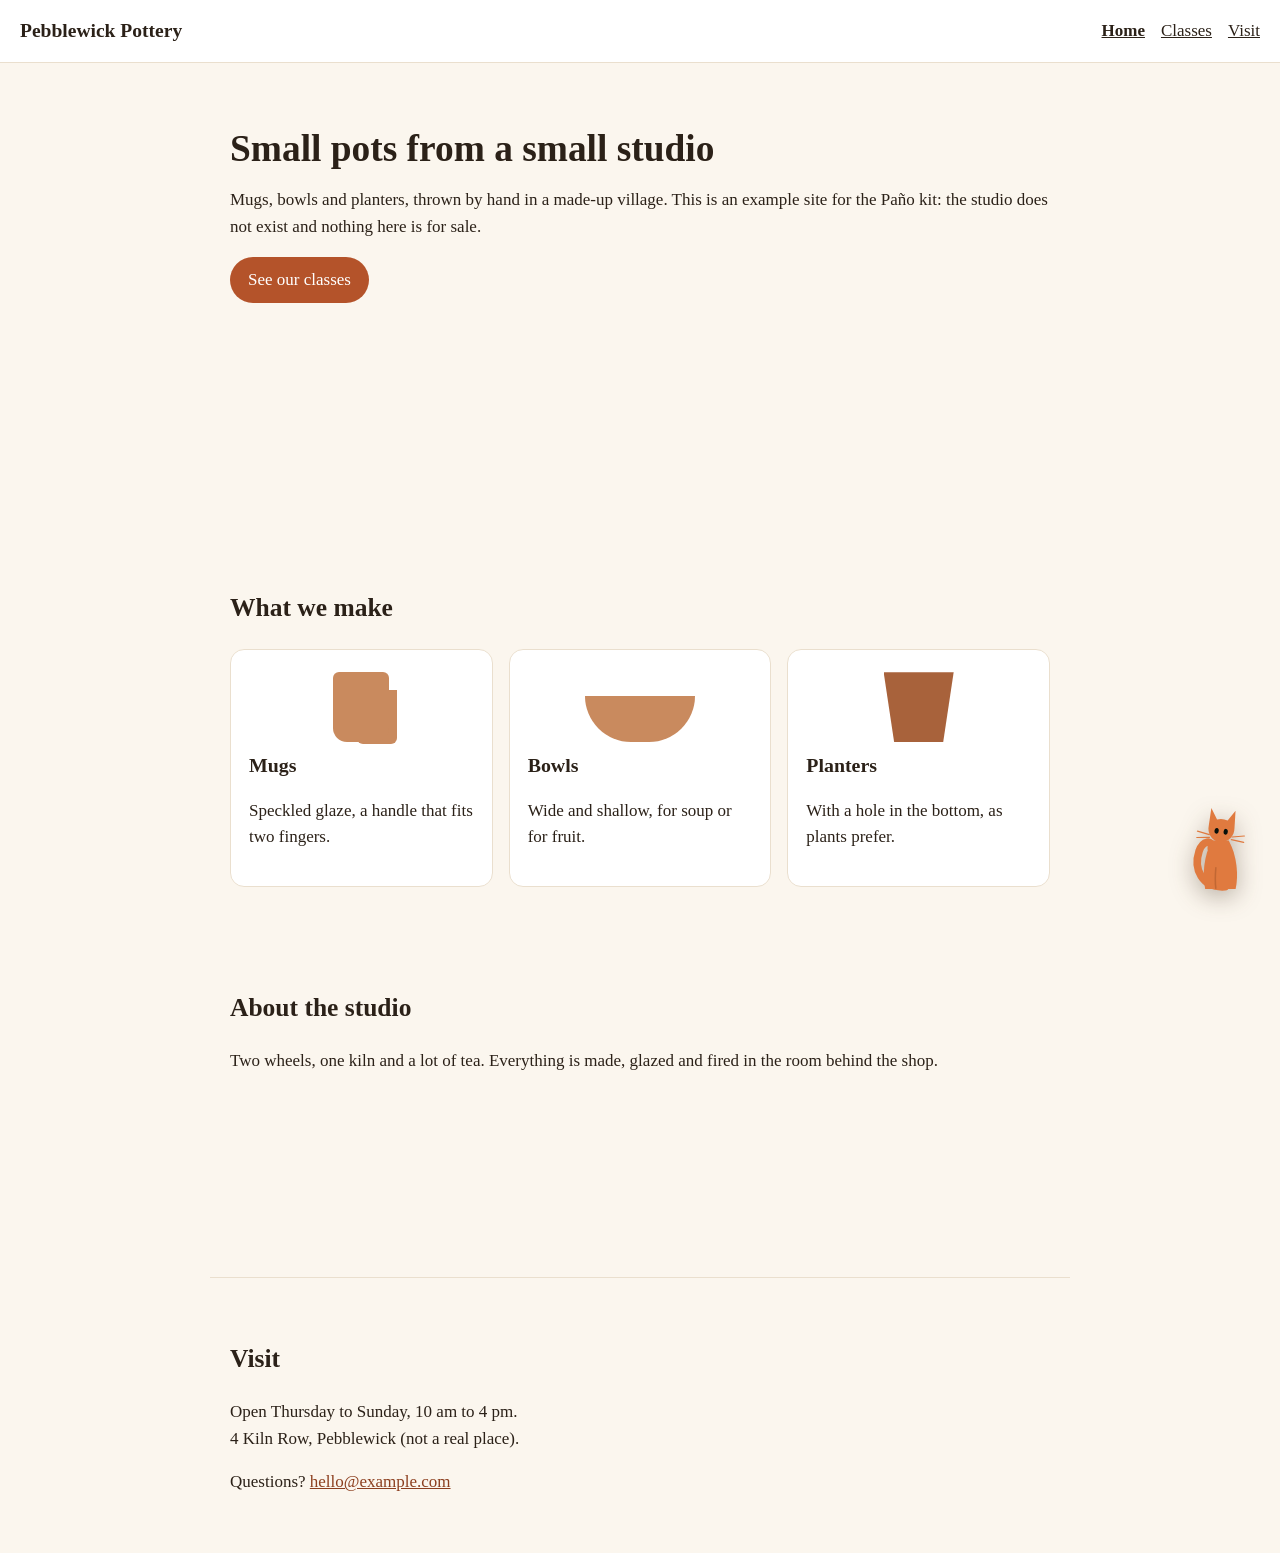
<file: kit/example/index.html>
<!doctype html>
<html lang="en">
<head>
<meta charset="utf-8">
<meta name="viewport" content="width=device-width, initial-scale=1">
<meta name="robots" content="noindex">
<title>Pebblewick Pottery (a made-up studio)</title>
<link rel="stylesheet" href="site.css">
<!-- Paño: kit/templates/adapter.html, part 1 -->
<link rel="stylesheet" href="https://marquisphill.github.io/Pano/latest/pano.css">
<link rel="stylesheet" href="pano/colors.css">
</head>
<body>
<header class="top">
  <a class="logo" href="index.html">Pebblewick Pottery</a>
  <nav><a href="index.html" aria-current="page">Home</a><a id="nav-classes" href="classes.html">Classes</a><a href="#visit">Visit</a></nav>
</header>

<main>
  <section class="hero">
    <h1>Small pots from a small studio</h1>
    <p>Mugs, bowls and planters, thrown by hand in a made-up village. This is an example site for the Paño kit: the studio does not exist and nothing here is for sale.</p>
    <p><a class="button" href="classes.html">See our classes</a></p>
  </section>

  <section id="gallery">
    <h2>What we make</h2>
    <div class="cards" id="gallery-list">
      <article class="card"><div class="pot mug" aria-hidden="true"></div><h3>Mugs</h3><p>Speckled glaze, a handle that fits two fingers.</p></article>
      <article class="card"><div class="pot bowl" aria-hidden="true"></div><h3>Bowls</h3><p>Wide and shallow, for soup or for fruit.</p></article>
      <article class="card"><div class="pot planter" aria-hidden="true"></div><h3>Planters</h3><p>With a hole in the bottom, as plants prefer.</p></article>
    </div>
  </section>

  <section id="about">
    <h2>About the studio</h2>
    <p>Two wheels, one kiln and a lot of tea. Everything is made, glazed and fired in the room behind the shop.</p>
  </section>
</main>

<footer id="visit">
  <h2>Visit</h2>
  <p id="visit-hours">Open Thursday to Sunday, 10 am to 4 pm.<br>4 Kiln Row, Pebblewick (not a real place).</p>
  <p>Questions? <a id="visit-email" href="mailto:hello@example.com">hello@example.com</a></p>
</footer>

<!-- Paño: kit/templates/adapter.html, part 2 -->
<script src="https://marquisphill.github.io/Pano/latest/pano.js"></script>
<script src="pano/setup.js"></script>
</body>
</html>
</file>
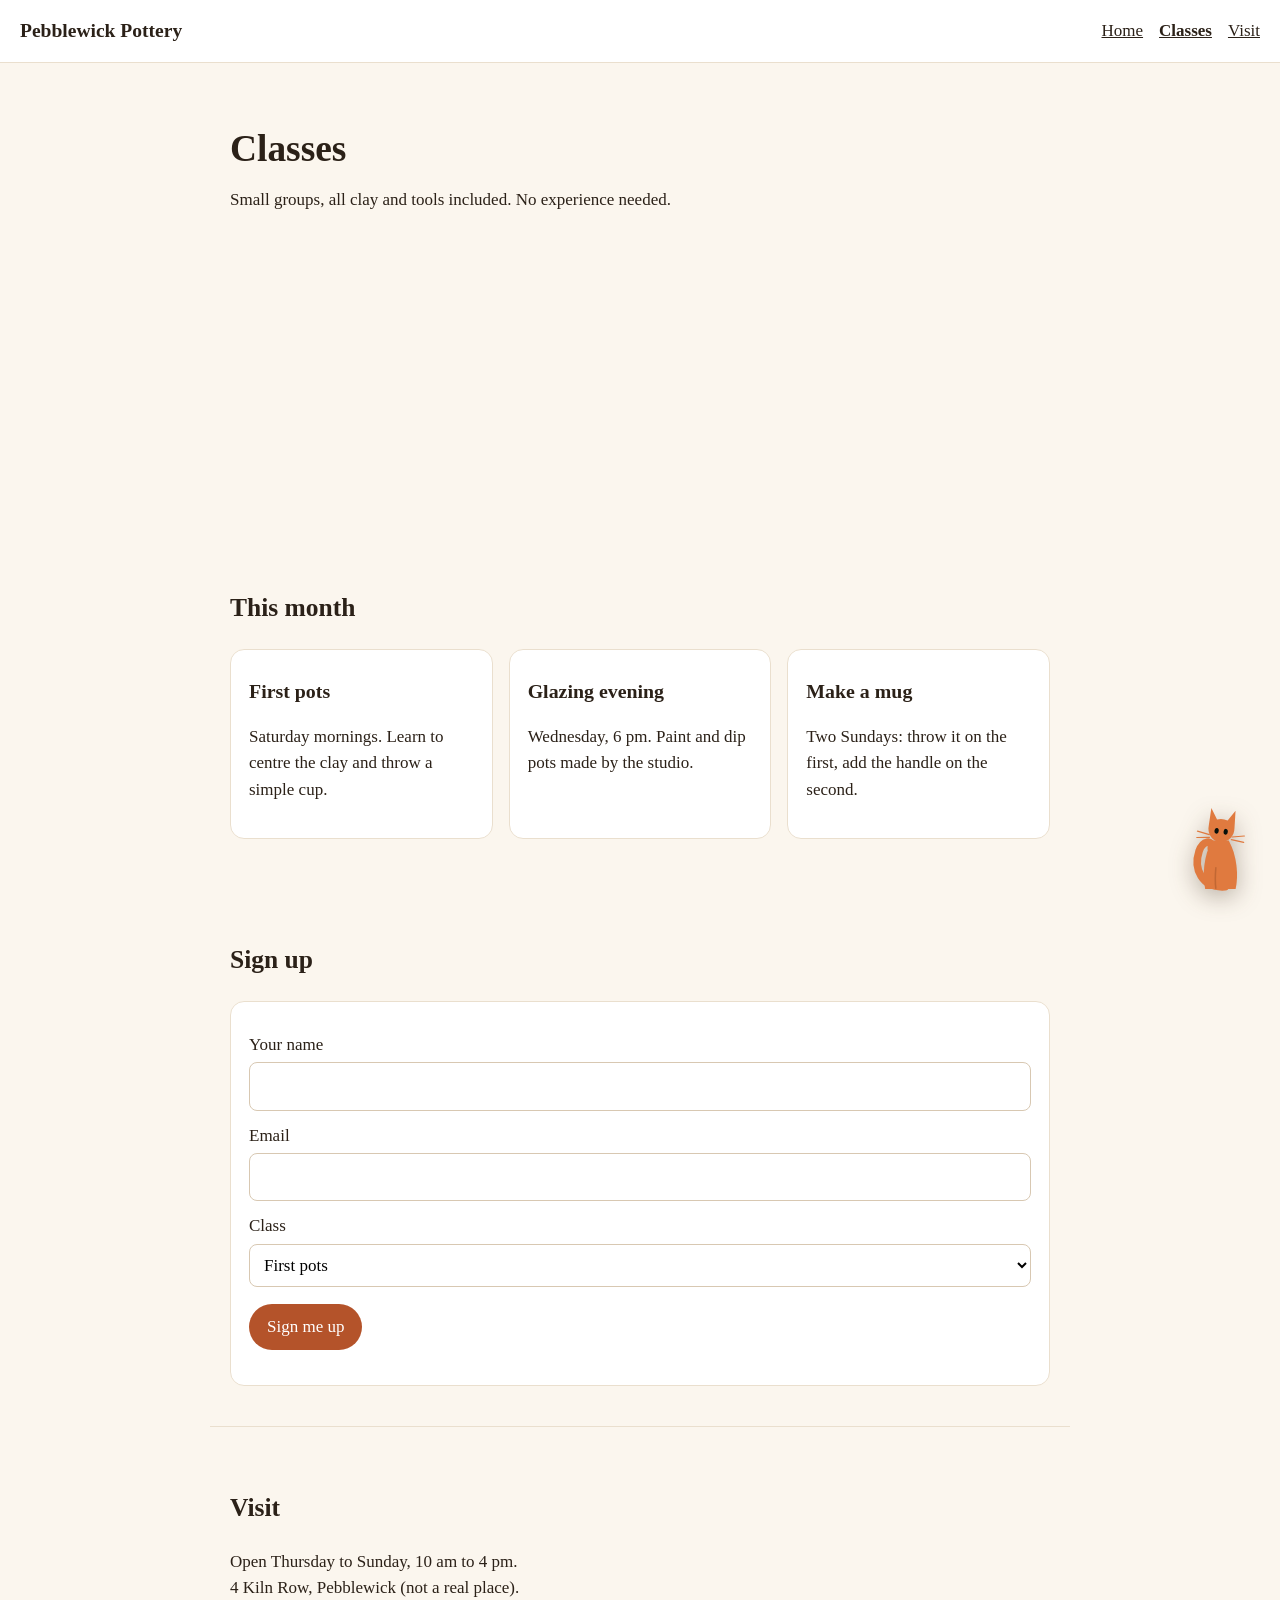
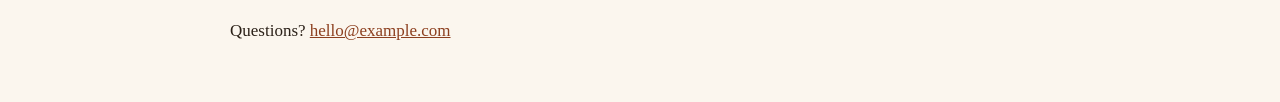
<file: kit/example/classes.html>
<!doctype html>
<html lang="en">
<head>
<meta charset="utf-8">
<meta name="viewport" content="width=device-width, initial-scale=1">
<meta name="robots" content="noindex">
<title>Classes at Pebblewick Pottery (a made-up studio)</title>
<link rel="stylesheet" href="site.css">
<!-- Paño: kit/templates/adapter.html, part 1 -->
<link rel="stylesheet" href="https://marquisphill.github.io/Pano/latest/pano.css">
<link rel="stylesheet" href="pano/colors.css">
</head>
<body>
<header class="top">
  <a class="logo" href="index.html">Pebblewick Pottery</a>
  <nav><a href="index.html">Home</a><a id="nav-classes" href="classes.html" aria-current="page">Classes</a><a href="#visit">Visit</a></nav>
</header>

<main>
  <section class="hero">
    <h1>Classes</h1>
    <p>Small groups, all clay and tools included. No experience needed.</p>
  </section>

  <section id="classes">
    <h2>This month</h2>
    <div class="cards" id="class-list">
      <article class="card"><h3>First pots</h3><p>Saturday mornings. Learn to centre the clay and throw a simple cup.</p></article>
      <article class="card"><h3>Glazing evening</h3><p>Wednesday, 6 pm. Paint and dip pots made by the studio.</p></article>
      <article class="card"><h3>Make a mug</h3><p>Two Sundays: throw it on the first, add the handle on the second.</p></article>
    </div>
  </section>

  <section id="signup">
    <h2>Sign up</h2>
    <form id="signup-form" class="card" onsubmit="event.preventDefault(); document.getElementById('signup-thanks').hidden = false;">
      <label for="signup-name">Your name</label><input id="signup-name" autocomplete="name">
      <label for="signup-email">Email</label><input id="signup-email" type="email" autocomplete="email">
      <label for="signup-class">Class</label>
      <select id="signup-class"><option>First pots</option><option>Glazing evening</option><option>Make a mug</option></select>
      <p><button id="signup-send" class="button" type="submit">Sign me up</button></p>
      <p id="signup-thanks" hidden>Thanks! (This is an example: nothing was sent.)</p>
    </form>
  </section>
</main>

<footer id="visit">
  <h2>Visit</h2>
  <p id="visit-hours">Open Thursday to Sunday, 10 am to 4 pm.<br>4 Kiln Row, Pebblewick (not a real place).</p>
  <p>Questions? <a id="visit-email" href="mailto:hello@example.com">hello@example.com</a></p>
</footer>

<!-- Paño: kit/templates/adapter.html, part 2 -->
<script src="https://marquisphill.github.io/Pano/latest/pano.js"></script>
<script src="pano/setup.js"></script>
</body>
</html>
</file>
<file: kit/example/site.css>
/* The example site's own styles. Nothing here is about Paño. */
body { margin: 0; font: 17px/1.55 Georgia, "Times New Roman", serif; color: #2b2118; background: #fbf6ee; }
a { color: #8c3f1f; }
.top { display: flex; flex-wrap: wrap; gap: 8px 20px; justify-content: space-between; align-items: center; padding: 16px 20px; background: #fff; border-bottom: 1px solid #eadfce; }
.logo { font-weight: bold; font-size: 1.15em; color: inherit; text-decoration: none; }
nav a { margin-left: 16px; color: inherit; }
nav a:first-child { margin-left: 0; }
nav a[aria-current] { font-weight: bold; }
main, footer { display: block; }
section, footer { max-width: 820px; margin: 0 auto; padding: 40px 20px; }
.hero { padding-top: 64px; min-height: 40vh; }
h1 { font-size: 2.2em; line-height: 1.15; margin: 0 0 12px; }
.button { display: inline-block; padding: 10px 18px; border: 0; border-radius: 999px; background: #b4532a; color: #fff; font: inherit; text-decoration: none; cursor: pointer; }
.cards { display: grid; grid-template-columns: repeat(auto-fit, minmax(200px, 1fr)); gap: 16px; }
.card { background: #fff; border: 1px solid #eadfce; border-radius: 14px; padding: 18px; }
.card h3 { margin: 8px 0 4px; }
.pot { height: 70px; margin: 4px auto 0; background: #c98a5e; }
.mug { width: 56px; border-radius: 6px 6px 14px 14px; box-shadow: 16px 10px 0 -8px #c98a5e; }
.bowl { width: 110px; height: 46px; margin-top: 28px; border-radius: 0 0 60px 60px; }
.planter { width: 70px; clip-path: polygon(0 0, 100% 0, 85% 100%, 15% 100%); background: #a8623b; }
#about { min-height: 30vh; }
label { display: block; margin: 12px 0 4px; }
input, select { width: 100%; box-sizing: border-box; padding: 10px; font: inherit; border: 1px solid #d8c8b2; border-radius: 8px; background: #fff; }
footer { border-top: 1px solid #eadfce; }
</file>
<file: kit/example/pano/colors.css>
/* Paño's colors on this site, and the backgrounds he offers. Every page links it after pano.css.
   Made from kit/templates/colors.css (github.com/marquisphill/Pano). Lines left at his defaults were deleted. */

:root {
  /* Pip is a clay-orange cat */
  --pano-fur: #e07a3f;
  --pano-leg: #b35f2f;
  --pano-paw: #a6572b;
  --pano-mouth: #3a1a08;
  --pano-tongue: #ffad94;
  --pano-shadow: rgba(60, 40, 20, .35);

  /* a cream bubble, to suit a light site */
  --pano-bubble: #fffaf3;
  --pano-line: #d9c3a5;
  --pano-ink: #2b2118;
  --pano-name: #a2461f;
  --pano-soft: #6b5a4a;
  --pano-step: #6b5a4a;
  --pano-accent: #a2461f;
  --pano-accent-ink: #ffffff;
  --pano-glow: rgba(162, 70, 31, .45);
  --pano-glow-0: rgba(162, 70, 31, 0);
  --pano-btn: #f4ebdf;
  --pano-btn-line: #e2d3bf;
  --pano-btn-hover: #efe2d1;
  --pano-close: #6b5a4a;
  --pano-bubble-shadow: 0 14px 36px rgba(60, 40, 20, .25);

  --pano-page: #fbf6ee;          /* the site's own page color, for the wipe back to "plain" */
}

/* ---- The background changer ---- */
#pano-backdrop { position: fixed; inset: 0; z-index: -1; pointer-events: none; }
#pano-backdrop .wallnext[data-wall="plain"] { background: var(--pano-page, #fff); }

#pano-backdrop[data-wall="sky"],   #pano-backdrop .wallnext[data-wall="sky"]   { background: linear-gradient(180deg, #e8f4ff, #c7e2ff); }
#pano-backdrop[data-wall="peach"], #pano-backdrop .wallnext[data-wall="peach"] { background: linear-gradient(180deg, #fff3e8, #ffd8c0); }
#pano-backdrop[data-wall="mint"],  #pano-backdrop .wallnext[data-wall="mint"]  { background: linear-gradient(180deg, #ecfaf2, #c6eed8); }
#pano-backdrop[data-wall="paper"], #pano-backdrop .wallnext[data-wall="paper"] { background: radial-gradient(#d8d2c4 1px, transparent 1.5px) 0 0 / 18px 18px, #faf7f0; }
</file>
